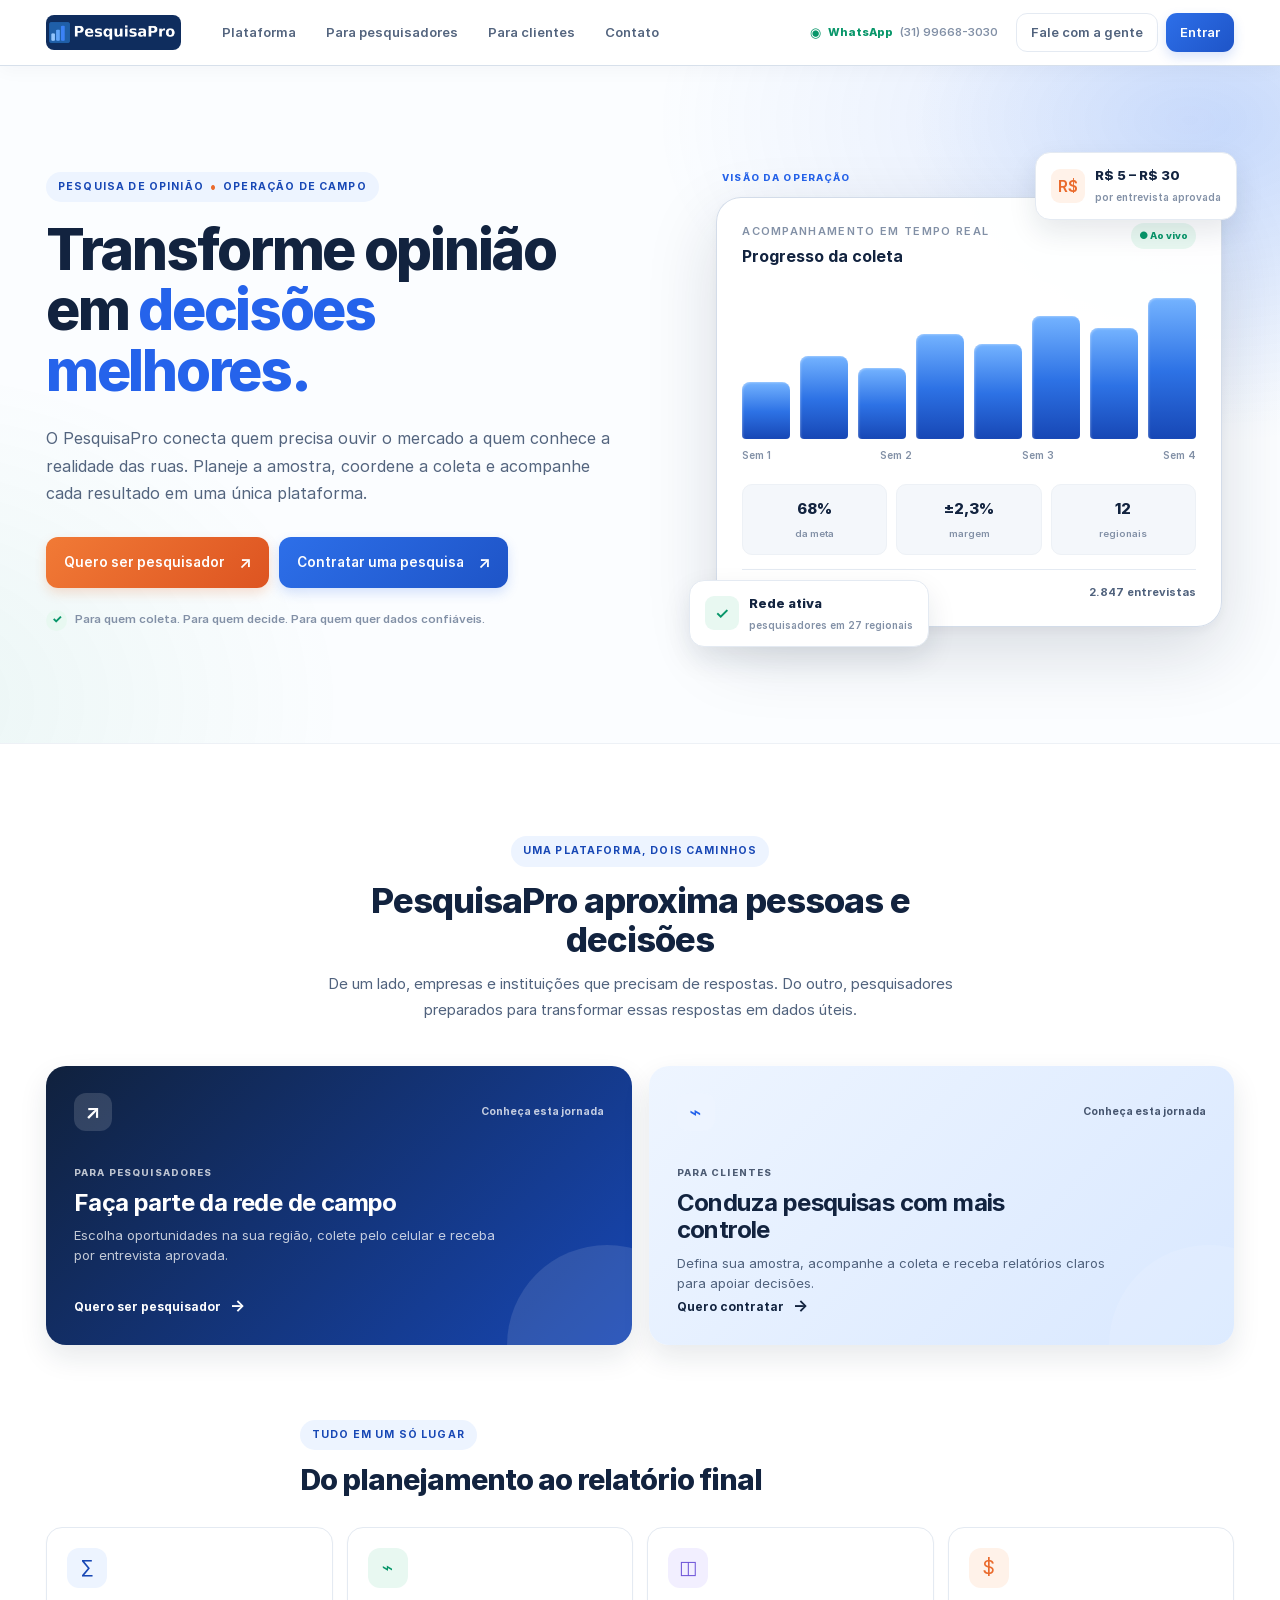
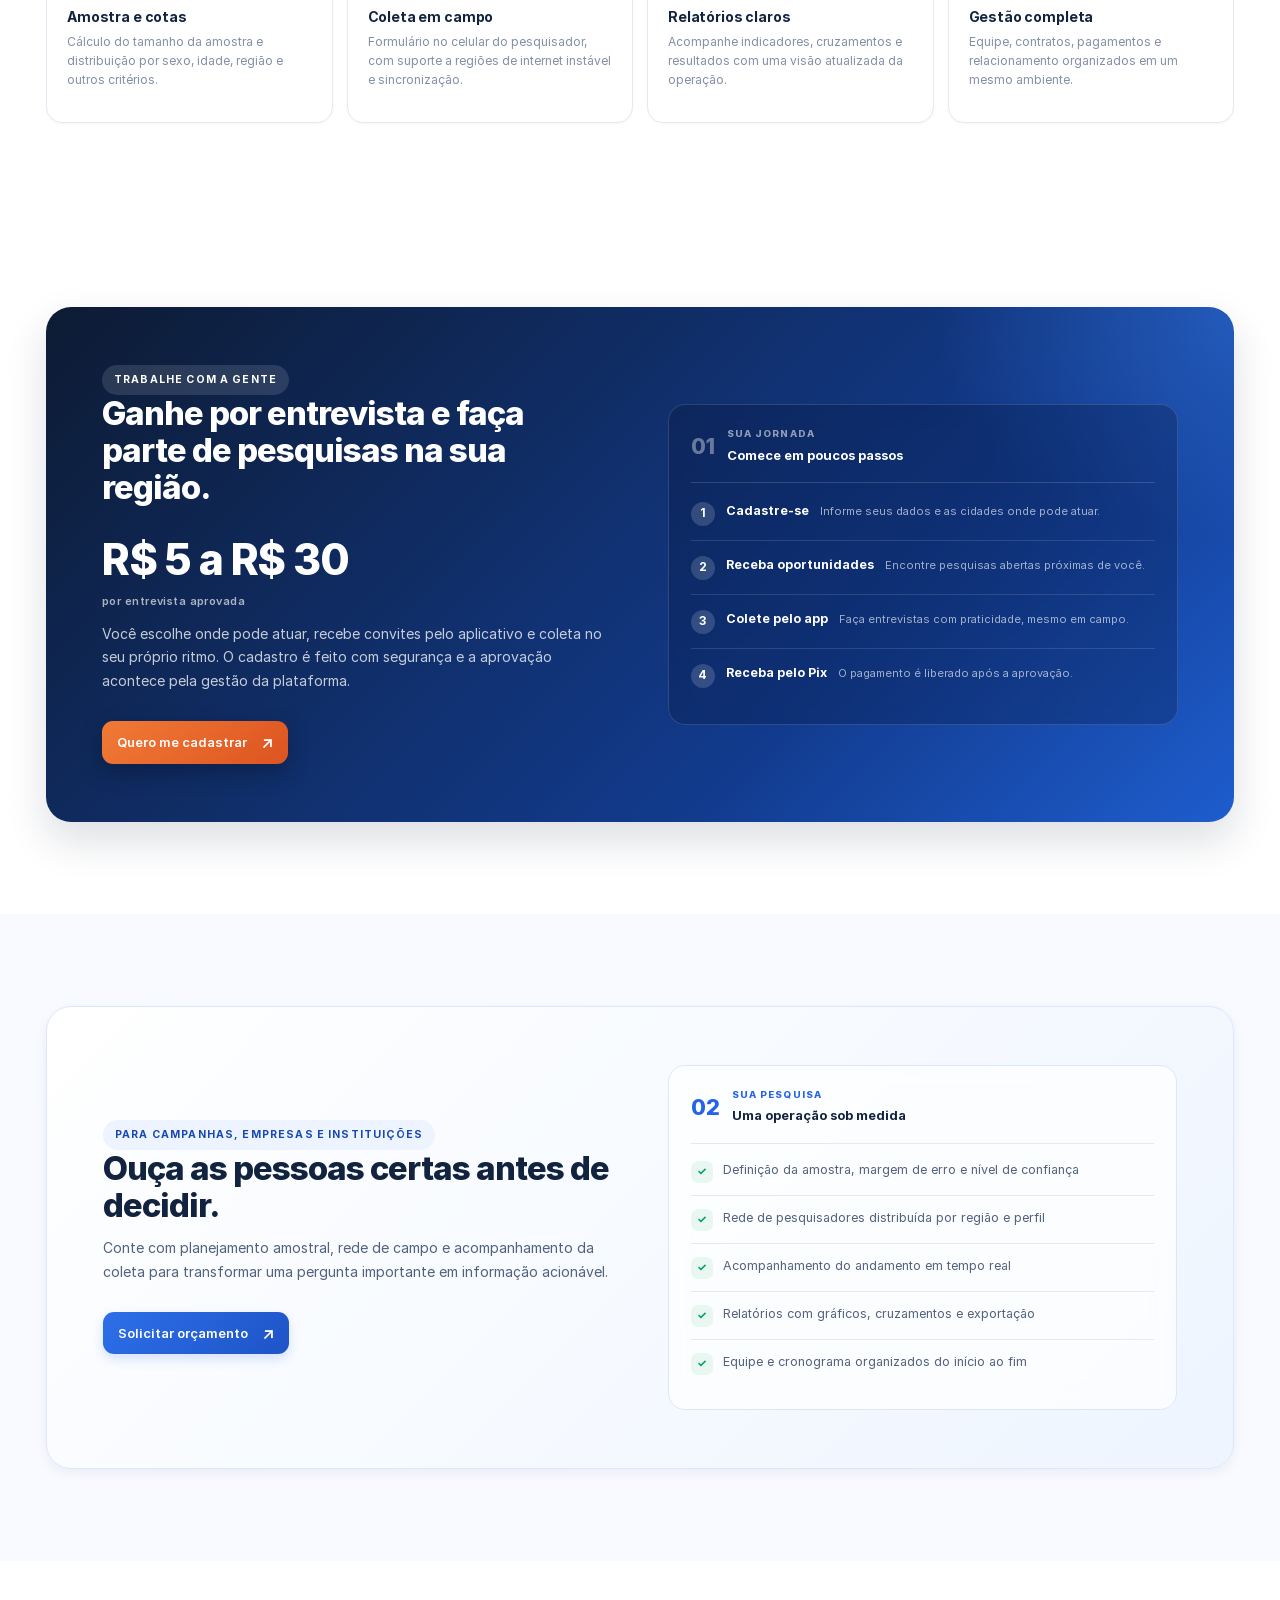
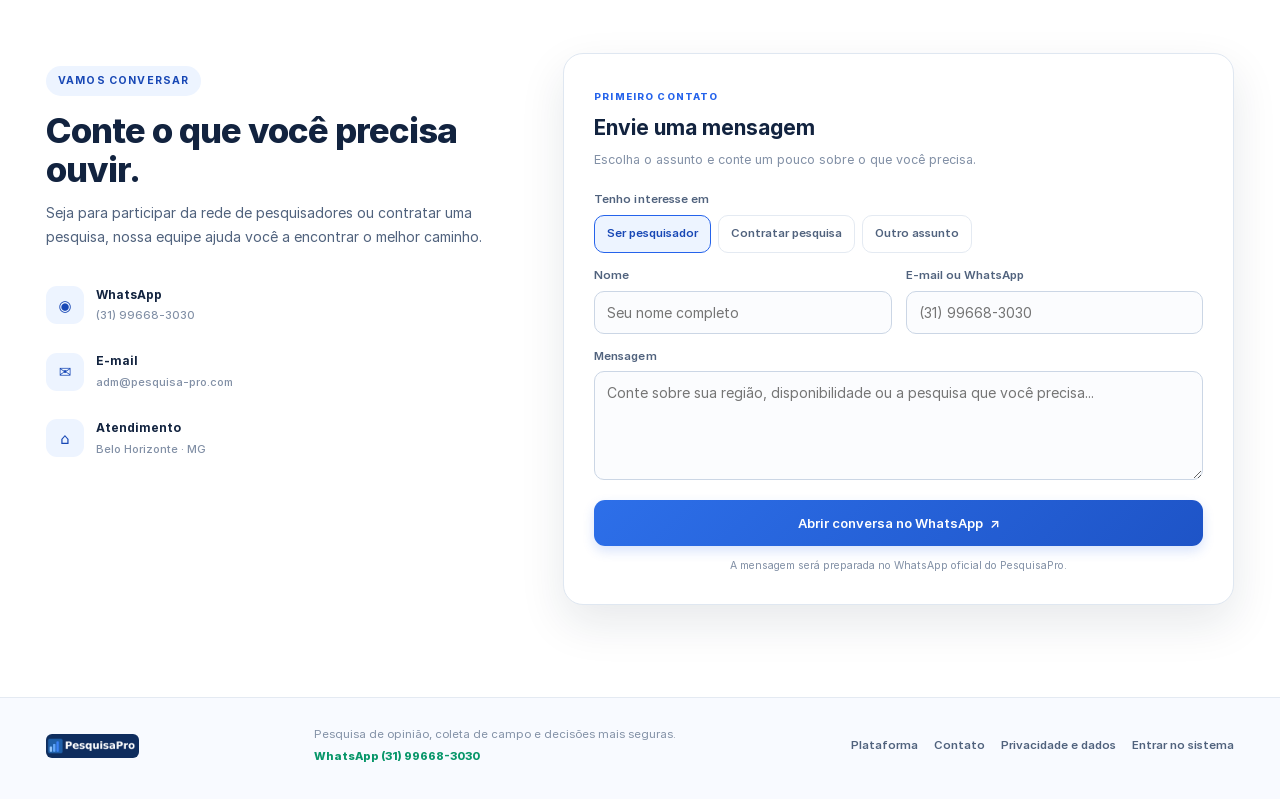
<file: index.html>
<!DOCTYPE html>
<html lang="pt-BR">
<head>
<meta charset="UTF-8">
<meta name="viewport" content="width=device-width, initial-scale=1.0">
<title>PesquisaPro | Pesquisa de opinião e rede de campo</title>
<meta name="description" content="PesquisaPro conecta clientes a uma rede de pesquisadores de campo para planejar, coletar e acompanhar pesquisas de opinião com mais agilidade e controle.">
<link rel="icon" type="image/png" sizes="64x64" href="assets/favicon-64.png">
<link rel="icon" type="image/png" sizes="32x32" href="assets/favicon-32.png">
<link rel="apple-touch-icon" href="assets/icon-512.png">
<link rel="stylesheet" href="style.css?v=20260903100000">
</head>
<body class="lp">

<header class="lp-header">
  <div class="lp-header-in">
    <a href="#top" class="lp-logo-link"><img src="assets/logo-wide.png" alt="PesquisaPro"></a>
    <nav class="lp-nav" aria-label="Navegação principal">
      <a href="#sobre">Plataforma</a>
      <a href="#pesquisador">Para pesquisadores</a>
      <a href="#contratar">Para clientes</a>
      <a href="#contato">Contato</a>
    </nav>
    <div class="lp-header-spacer"></div>
    <div class="lp-header-actions">
      <a href="https://wa.me/5531996683030?text=Ol%C3%A1%2C%20quero%20conhecer%20o%20PesquisaPro." class="lp-header-whatsapp" target="_blank" rel="noopener">WhatsApp <span>(31) 99668-3030</span></a>
      <a href="#contato" class="btn btn-out">Fale com a gente</a>
      <a href="app.html" class="btn btn-fill">Entrar</a>
    </div>
  </div>
</header>

<div id="top"></div>

<section class="lp-hero">
  <div class="lp-hero-glow"></div>
  <div class="lp-main">
    <div class="lp-hero-grid">
      <div class="lp-hero-copy">
        <span class="lp-eyebrow">Pesquisa de opinião <i>•</i> operação de campo</span>
        <h1>Transforme opinião em <span>decisões melhores.</span></h1>
        <p class="lp-hero-sub">O PesquisaPro conecta quem precisa ouvir o mercado a quem conhece a realidade das ruas. Planeje a amostra, coordene a coleta e acompanhe cada resultado em uma única plataforma.</p>
        <div class="lp-hero-ctas">
          <a href="#pesquisador" class="btn btn-accent">Quero ser pesquisador <span>↗</span></a>
          <a href="#contratar" class="btn btn-fill">Contratar uma pesquisa <span>↗</span></a>
        </div>
        <div class="lp-hero-note"><span>✓</span> Para quem coleta. Para quem decide. Para quem quer dados confiáveis.</div>
      </div>

      <div class="lp-hero-visual">
        <div class="lp-hero-visual-label"><span>VISÃO DA OPERAÇÃO</span><b>Pesquisa em campo</b></div>
        <div class="lp-hero-card">
          <div class="lp-hc-top">
            <div><span class="lp-card-kicker">ACOMPANHAMENTO EM TEMPO REAL</span><b>Progresso da coleta</b></div>
            <span class="lp-live">● Ao vivo</span>
          </div>
          <div class="lp-mini-bars" aria-label="Gráfico ilustrativo de progresso semanal">
            <span style="height:38%"></span><span style="height:55%"></span><span style="height:47%"></span>
            <span style="height:70%"></span><span style="height:63%"></span><span style="height:82%"></span>
            <span style="height:74%"></span><span style="height:94%"></span>
          </div>
          <div class="lp-mini-caps"><span>Sem 1</span><span>Sem 2</span><span>Sem 3</span><span>Sem 4</span></div>
          <div class="lp-hc-stats">
            <div class="lp-hc-stat"><b>68%</b><span>da meta</span></div>
            <div class="lp-hc-stat"><b>±2,3%</b><span>margem</span></div>
            <div class="lp-hc-stat"><b>12</b><span>regionais</span></div>
          </div>
          <div class="lp-hc-footer"><span><i class="lp-status-dot"></i> Coleta em andamento</span><b>2.847 entrevistas</b></div>
        </div>
        <div class="lp-float-badge lp-fb-1">
          <span class="fb-ico" style="background:var(--accent-l);color:var(--accent)">R$</span>
          <div><b>R$ 5 – R$ 30</b><span>por entrevista aprovada</span></div>
        </div>
        <div class="lp-float-badge lp-fb-2">
          <span class="fb-ico" style="background:var(--teal-l);color:var(--teal)">✓</span>
          <div><b>Rede ativa</b><span>pesquisadores em 27 regionais</span></div>
        </div>
      </div>
    </div>
  </div>
</section>

<section class="lp-section lp-section-audiences" id="sobre">
  <div class="lp-main">
    <div class="lp-section-head">
      <span class="lp-eyebrow">Uma plataforma, dois caminhos</span>
      <h2>PesquisaPro aproxima pessoas e decisões</h2>
      <p>De um lado, empresas e instituições que precisam de respostas. Do outro, pesquisadores preparados para transformar essas respostas em dados úteis.</p>
    </div>

    <div class="lp-audience-grid">
      <a href="#pesquisador" class="lp-audience-card lp-audience-researcher">
        <div class="lp-audience-top"><span class="lp-audience-icon">↗</span><span class="lp-audience-link">Conheça esta jornada</span></div>
        <span class="lp-audience-kicker">PARA PESQUISADORES</span>
        <h3>Faça parte da rede de campo</h3>
        <p>Escolha oportunidades na sua região, colete pelo celular e receba por entrevista aprovada.</p>
        <strong>Quero ser pesquisador <span>→</span></strong>
      </a>
      <a href="#contratar" class="lp-audience-card lp-audience-client">
        <div class="lp-audience-top"><span class="lp-audience-icon">⌁</span><span class="lp-audience-link">Conheça esta jornada</span></div>
        <span class="lp-audience-kicker">PARA CLIENTES</span>
        <h3>Conduza pesquisas com mais controle</h3>
        <p>Defina sua amostra, acompanhe a coleta e receba relatórios claros para apoiar decisões.</p>
        <strong>Quero contratar <span>→</span></strong>
      </a>
    </div>

    <div class="lp-section-head lp-section-head-features">
      <span class="lp-eyebrow">Tudo em um só lugar</span>
      <h2>Do planejamento ao relatório final</h2>
    </div>
    <div class="lp-feat-grid">
      <div class="lp-feat-card"><div class="lp-feat-ico" style="background:var(--brand-l);color:var(--brand-d)">∑</div><h3>Amostra e cotas</h3><p>Cálculo do tamanho da amostra e distribuição por sexo, idade, região e outros critérios.</p></div>
      <div class="lp-feat-card"><div class="lp-feat-ico" style="background:var(--teal-l);color:var(--teal)">⌁</div><h3>Coleta em campo</h3><p>Formulário no celular do pesquisador, com suporte a regiões de internet instável e sincronização.</p></div>
      <div class="lp-feat-card"><div class="lp-feat-ico" style="background:var(--purple-l);color:var(--purple)">◫</div><h3>Relatórios claros</h3><p>Acompanhe indicadores, cruzamentos e resultados com uma visão atualizada da operação.</p></div>
      <div class="lp-feat-card"><div class="lp-feat-ico" style="background:var(--accent-l);color:var(--accent)">$</div><h3>Gestão completa</h3><p>Equipe, contratos, pagamentos e relacionamento organizados em um mesmo ambiente.</p></div>
    </div>
  </div>
</section>

<section class="lp-section" id="pesquisador">
  <div class="lp-main">
    <div class="lp-band lp-band-dark lp-band-researcher">
      <div class="lp-band-grid">
        <div>
          <span class="lp-eyebrow lp-eyebrow-inverse">Trabalhe com a gente</span>
          <h2>Ganhe por entrevista e faça parte de pesquisas na sua região.</h2>
          <div class="lp-earn">R$ 5 a R$ 30</div>
          <div class="lp-earn-note">por entrevista aprovada</div>
          <p>Você escolhe onde pode atuar, recebe convites pelo aplicativo e coleta no seu próprio ritmo. O cadastro é feito com segurança e a aprovação acontece pela gestão da plataforma.</p>
          <a href="#contato" class="btn btn-accent">Quero me cadastrar <span>↗</span></a>
        </div>
        <div class="lp-band-panel">
          <div class="lp-panel-heading"><span class="lp-panel-number">01</span><div><span class="lp-panel-kicker">SUA JORNADA</span><b>Comece em poucos passos</b></div></div>
          <ol class="lp-steps">
            <li><b>Cadastre-se</b><span>Informe seus dados e as cidades onde pode atuar.</span></li>
            <li><b>Receba oportunidades</b><span>Encontre pesquisas abertas próximas de você.</span></li>
            <li><b>Colete pelo app</b><span>Faça entrevistas com praticidade, mesmo em campo.</span></li>
            <li><b>Receba pelo Pix</b><span>O pagamento é liberado após a aprovação.</span></li>
          </ol>
        </div>
      </div>
    </div>
  </div>
</section>

<section class="lp-section lp-section-client" id="contratar">
  <div class="lp-main">
    <div class="lp-band lp-band-light lp-band-client">
      <div class="lp-band-grid">
        <div>
          <span class="lp-eyebrow">Para campanhas, empresas e instituições</span>
          <h2>Ouça as pessoas certas antes de decidir.</h2>
          <p>Conte com planejamento amostral, rede de campo e acompanhamento da coleta para transformar uma pergunta importante em informação acionável.</p>
          <a href="#contato" class="btn btn-fill">Solicitar orçamento <span>↗</span></a>
        </div>
        <div class="lp-band-panel lp-band-panel-light">
          <div class="lp-panel-heading"><span class="lp-panel-number">02</span><div><span class="lp-panel-kicker">SUA PESQUISA</span><b>Uma operação sob medida</b></div></div>
          <ul class="lp-check-list">
            <li>Definição da amostra, margem de erro e nível de confiança</li>
            <li>Rede de pesquisadores distribuída por região e perfil</li>
            <li>Acompanhamento do andamento em tempo real</li>
            <li>Relatórios com gráficos, cruzamentos e exportação</li>
            <li>Equipe e cronograma organizados do início ao fim</li>
          </ul>
        </div>
      </div>
    </div>
  </div>
</section>

<section class="lp-section lp-section-contact" id="contato">
  <div class="lp-main">
    <div class="lp-contact-wrap">
      <div class="lp-contact-side">
        <span class="lp-eyebrow">Vamos conversar</span>
        <h2>Conte o que você precisa ouvir.</h2>
        <p>Seja para participar da rede de pesquisadores ou contratar uma pesquisa, nossa equipe ajuda você a encontrar o melhor caminho.</p>
        <div class="lp-contact-info">
          <a class="lp-contact-info-item" href="https://wa.me/5531996683030?text=Ol%C3%A1%2C%20quero%20falar%20com%20o%20PesquisaPro." target="_blank" rel="noopener"><span class="ci-ico">◉</span><span><b>WhatsApp</b><small>(31) 99668-3030</small></span></a>
          <a class="lp-contact-info-item" href="mailto:adm@pesquisa-pro.com"><span class="ci-ico">✉</span><span><b>E-mail</b><small>adm@pesquisa-pro.com</small></span></a>
          <div class="lp-contact-info-item"><span class="ci-ico">⌂</span><span><b>Atendimento</b><small>Belo Horizonte · MG</small></span></div>
        </div>
      </div>

      <div>
        <form class="lp-form-card" id="lpForm" onsubmit="return lpSubmit(event)">
          <span class="lp-form-kicker">PRIMEIRO CONTATO</span>
          <h3>Envie uma mensagem</h3>
          <p class="lp-form-intro">Escolha o assunto e conte um pouco sobre o que você precisa.</p>
          <div class="mb">
            <label class="lbl">Tenho interesse em</label>
            <div class="lp-radio-row" id="lpRadioRow">
              <label class="lp-radio-opt on"><input type="radio" name="lpInterest" value="pesquisador" checked>Ser pesquisador</label>
              <label class="lp-radio-opt"><input type="radio" name="lpInterest" value="cliente">Contratar pesquisa</label>
              <label class="lp-radio-opt"><input type="radio" name="lpInterest" value="outro">Outro assunto</label>
            </div>
          </div>
          <div class="field-row mb">
            <div><label class="lbl">Nome</label><input class="inp" type="text" placeholder="Seu nome completo" required></div>
            <div><label class="lbl">E-mail ou WhatsApp</label><input class="inp" type="text" placeholder="(31) 99668-3030" required></div>
          </div>
          <div class="mb"><label class="lbl">Mensagem</label><textarea class="inp" rows="4" placeholder="Conte sobre sua região, disponibilidade ou a pesquisa que você precisa..."></textarea></div>
          <button type="submit" class="btn btn-fill lp-form-submit">Abrir conversa no WhatsApp <span>↗</span></button>
          <p class="lp-form-note">A mensagem será preparada no WhatsApp oficial do PesquisaPro.</p>
        </form>
        <div class="lp-form-card lp-success" id="lpSuccess">
          <div class="ls-ico">✓</div>
          <h3>Mensagem preparada</h3>
          <p id="lpSuccessText">O WhatsApp foi aberto com os dados preenchidos. Conclua o envio por lá para falar com nossa equipe.</p>
          <button class="btn btn-out" style="margin-top:18px" onclick="lpReset()">Enviar outra mensagem</button>
        </div>
      </div>
    </div>
  </div>
</section>

<footer class="lp-footer">
  <div class="lp-main lp-footer-in">
    <img src="assets/logo-wide.png" alt="PesquisaPro">
    <div class="lp-footer-center"><span class="lp-footer-note">Pesquisa de opinião, coleta de campo e decisões mais seguras.</span><a href="https://wa.me/5531996683030" target="_blank" rel="noopener">WhatsApp (31) 99668-3030</a></div>
    <div class="lp-footer-links"><a href="#sobre">Plataforma</a><a href="#contato">Contato</a><a href="politica-privacidade.html">Privacidade e dados</a><a href="app.html">Entrar no sistema</a></div>
  </div>
</footer>

<script>
function setLpInterest(val){
  document.querySelectorAll('input[name="lpInterest"]').forEach(r=>{
    r.checked=(r.value===val);
    r.closest('.lp-radio-opt').classList.toggle('on',r.checked);
  });
  document.getElementById('contato').scrollIntoView({behavior:'smooth',block:'start'});
}
document.querySelectorAll('.lp-radio-opt').forEach(lbl=>{
  lbl.addEventListener('click',()=>{
    document.querySelectorAll('.lp-radio-opt').forEach(x=>x.classList.remove('on'));
    lbl.classList.add('on');
  });
});
function lpSubmit(e){
  e.preventDefault();
  const form=e.currentTarget;
  const inputs=form.querySelectorAll('input[type="text"]');
  const name=(inputs[0]?.value||'').trim();
  const contact=(inputs[1]?.value||'').trim();
  const interest=form.querySelector('input[name="lpInterest"]:checked')?.value||'outro';
  const message=(form.querySelector('textarea')?.value||'').trim();
  const interestLabel={pesquisador:'ser pesquisador',cliente:'contratar uma pesquisa',outro:'outro assunto'}[interest]||'outro assunto';
  const text=['Olá, equipe PesquisaPro!','Tenho interesse em '+interestLabel+'.','Nome: '+name,'Contato: '+contact,message?'Mensagem: '+message:''].filter(Boolean).join('\n');
  const whatsappUrl='https://wa.me/5531996683030?text='+encodeURIComponent(text);
  const popup=window.open(whatsappUrl,'_blank','noopener');
  const success=document.getElementById('lpSuccessText');
  if(success)success.textContent=popup?'O WhatsApp foi aberto com os dados preenchidos. Conclua o envio por lá para falar com nossa equipe.':'O navegador bloqueou a abertura automática. Acesse o WhatsApp oficial do PesquisaPro pelo número (31) 99668-3030.';
  form.style.display='none';
  document.getElementById('lpSuccess').style.display='block';
  document.getElementById('lpSuccess').scrollIntoView({behavior:'smooth',block:'center'});
  return false;
}
function lpReset(){
  document.getElementById('lpForm').reset();
  document.querySelectorAll('.lp-radio-opt').forEach((x,i)=>x.classList.toggle('on',i===0));
  document.getElementById('lpForm').style.display='block';
  document.getElementById('lpSuccess').style.display='none';
}
</script>
</body>
</html>
</file>
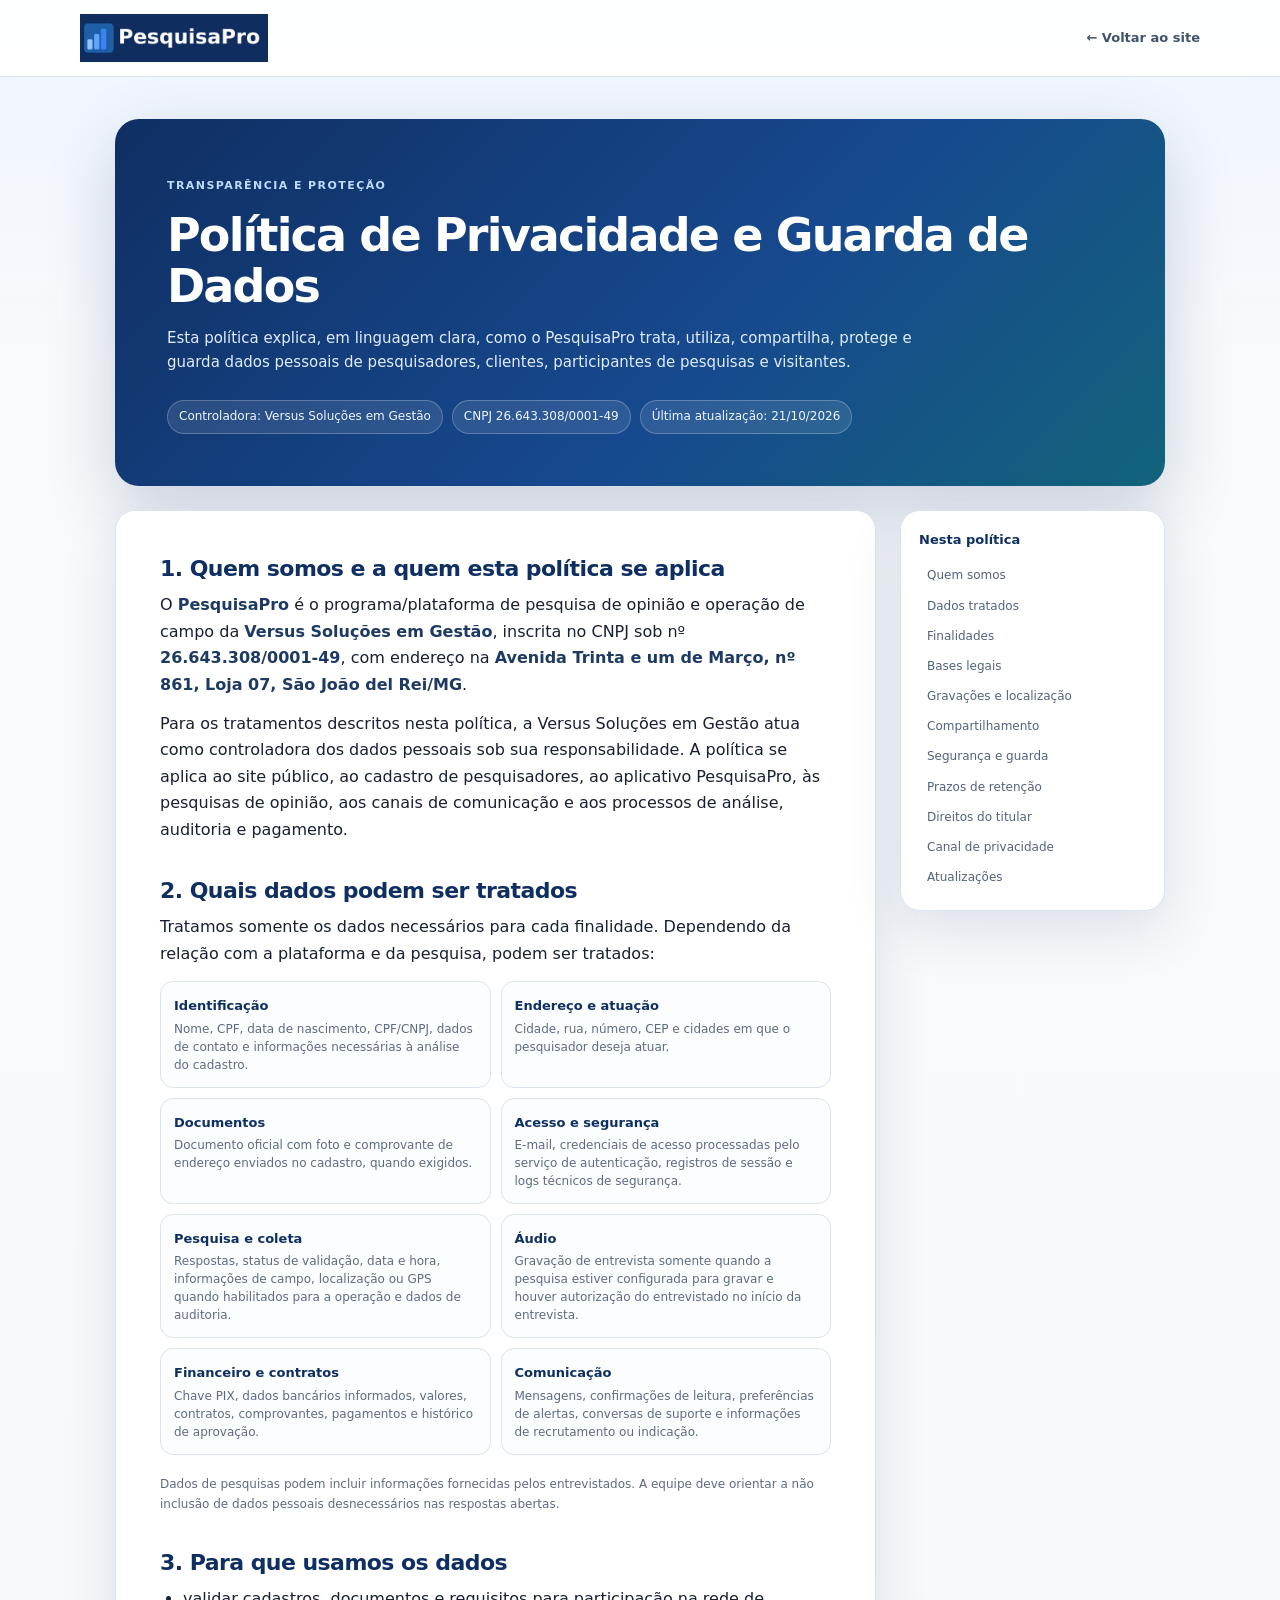
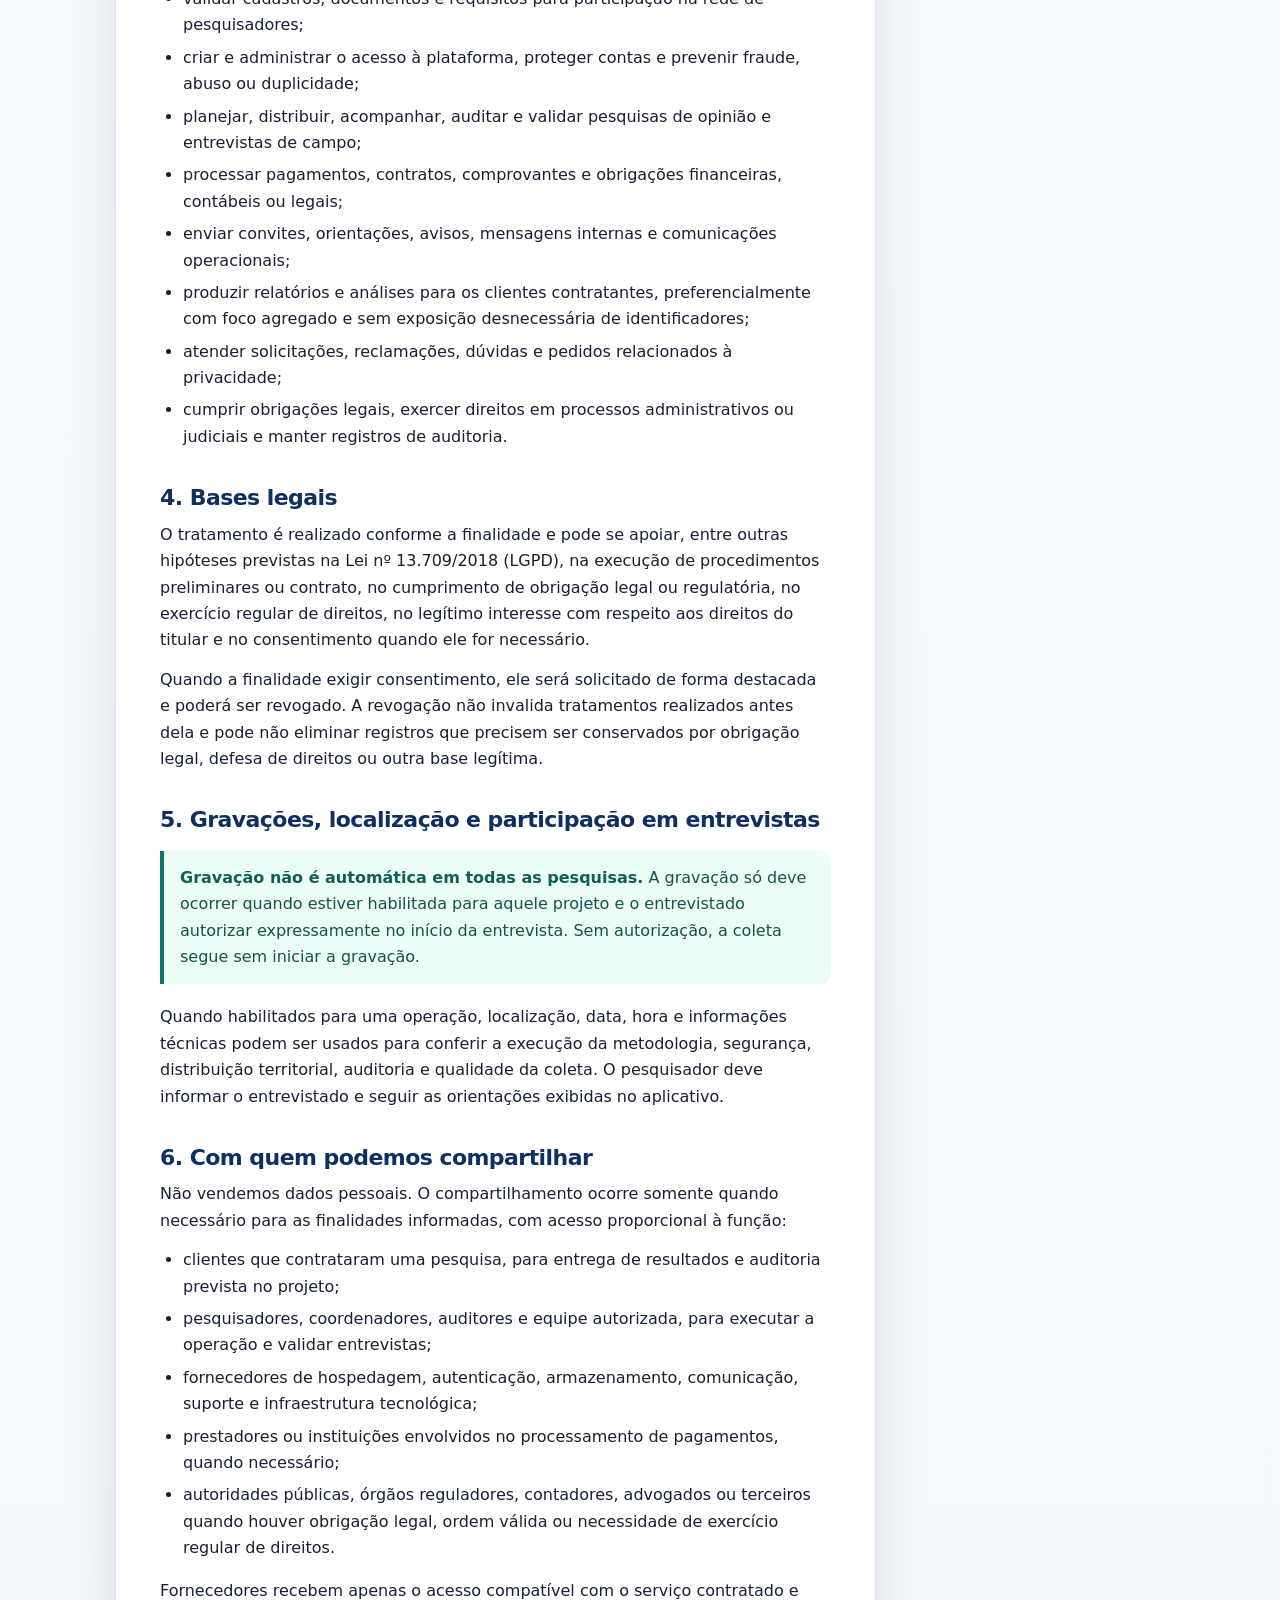
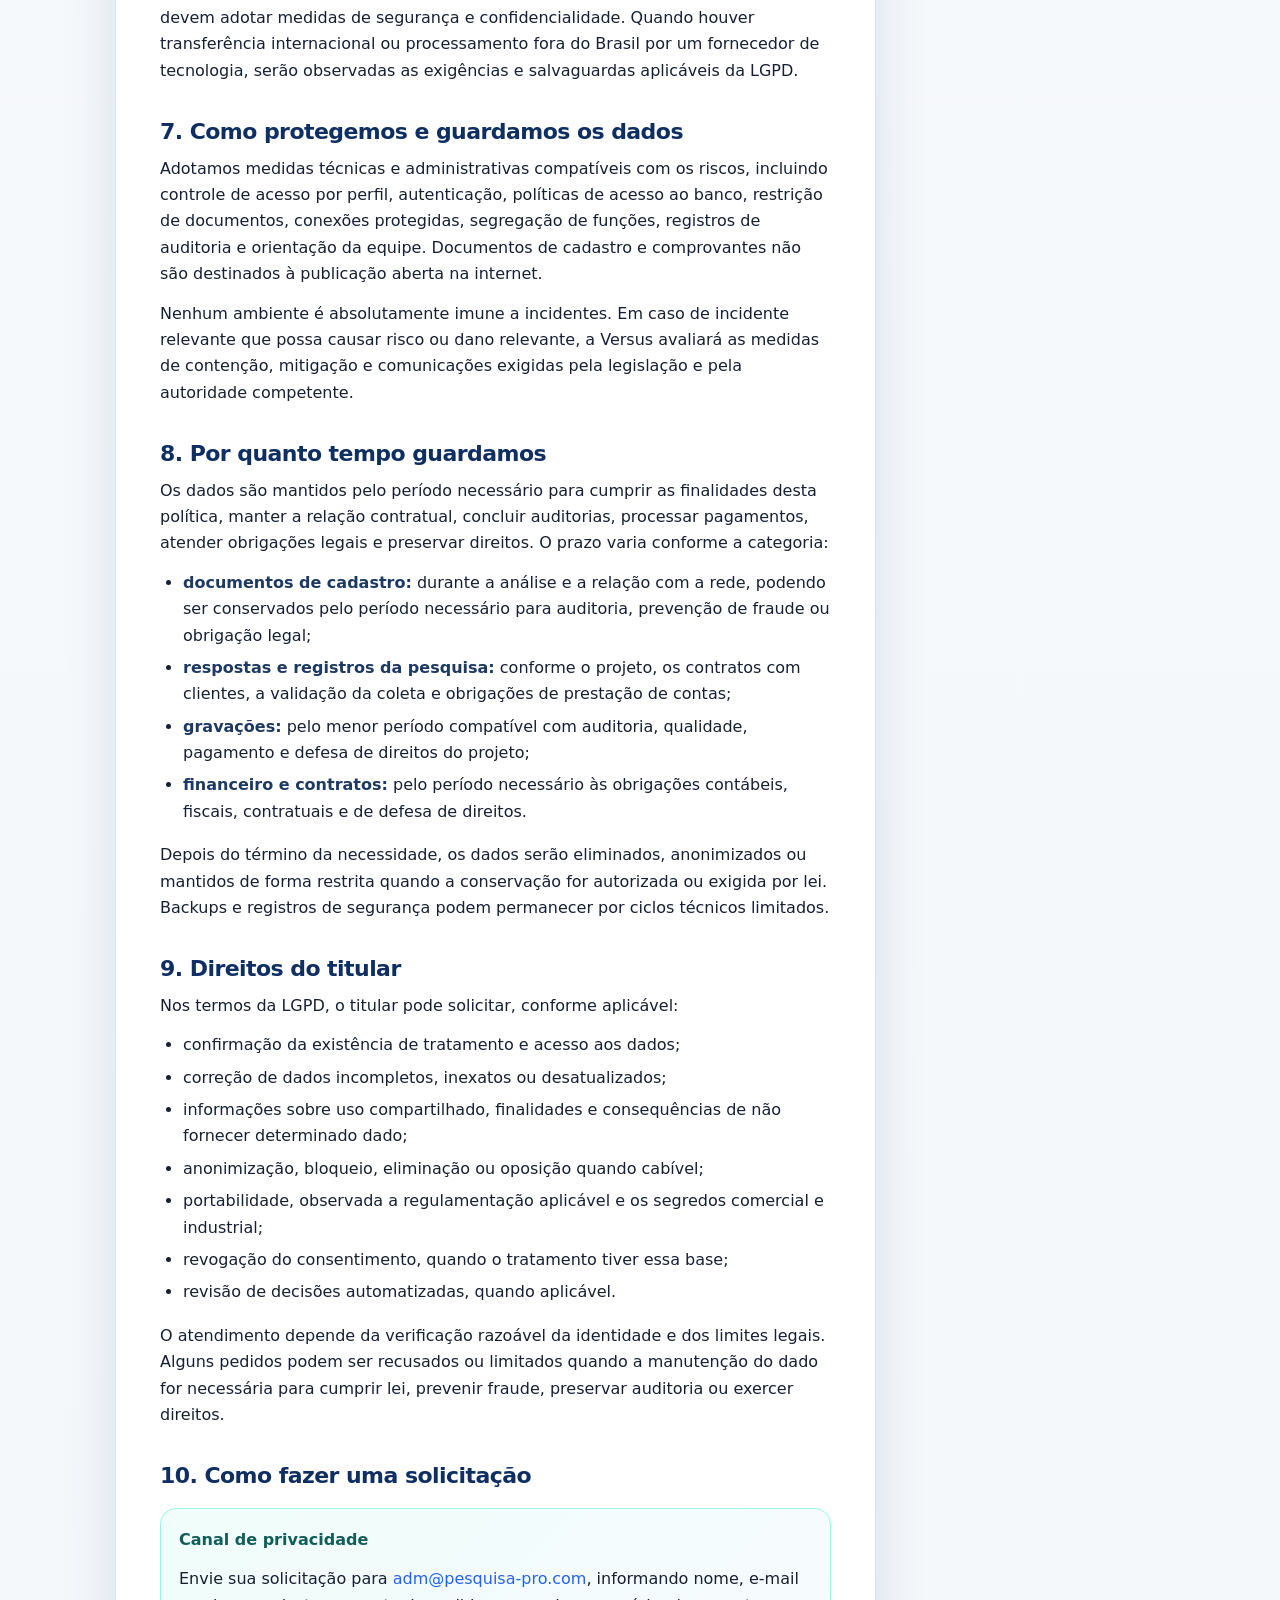
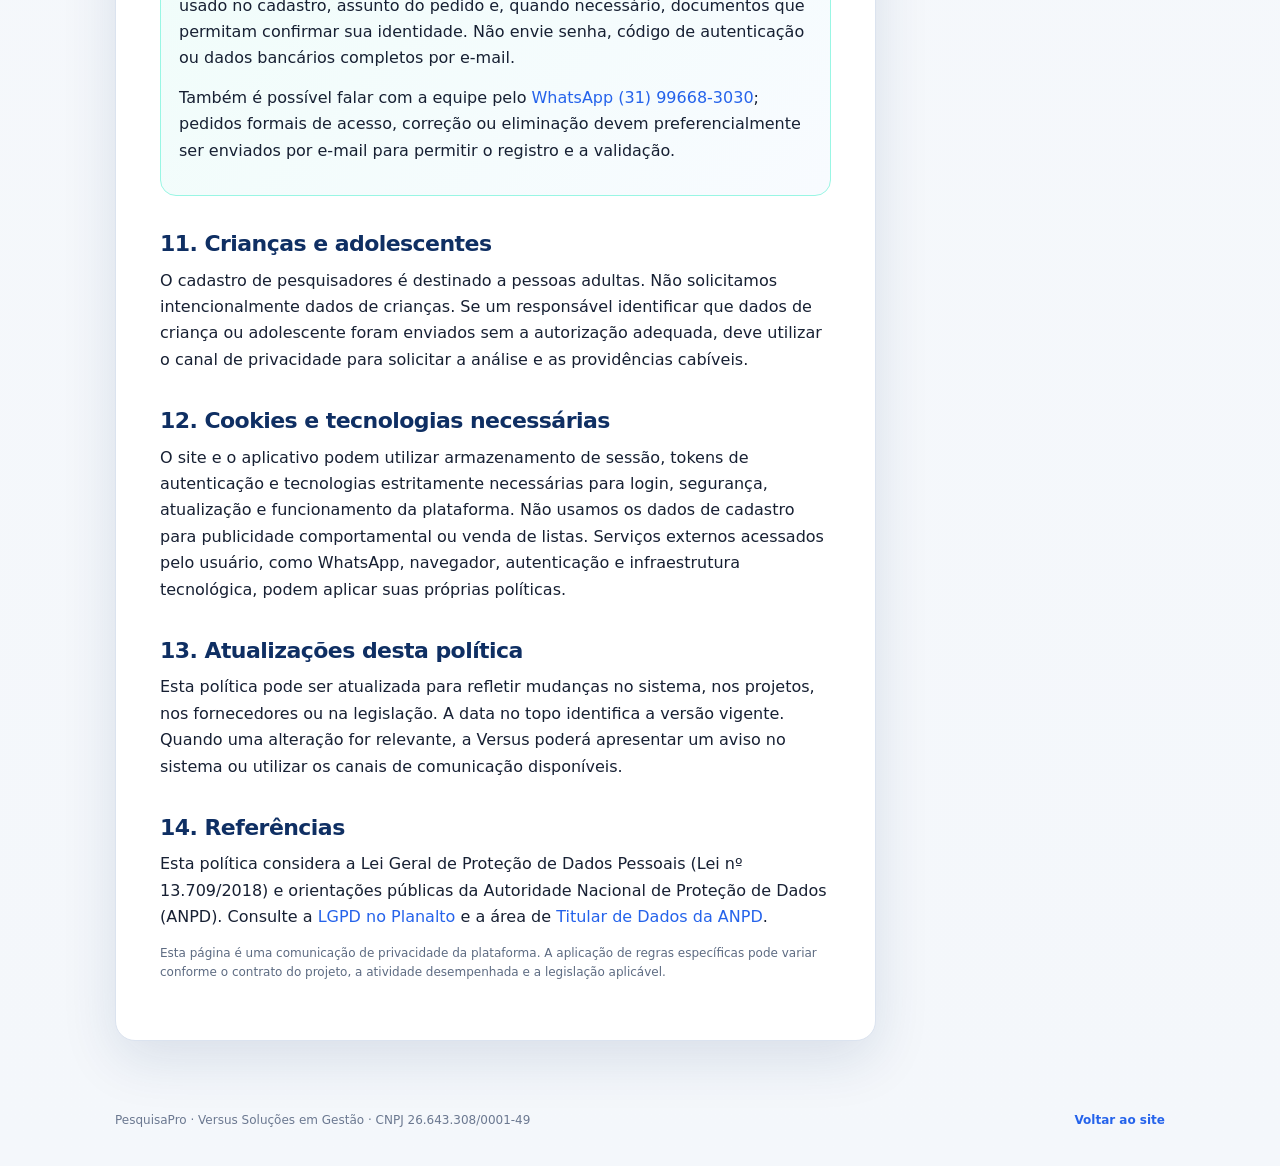
<file: politica-privacidade.html>
<!doctype html>
<html lang="pt-BR">
<head>
  <meta charset="utf-8">
  <meta name="viewport" content="width=device-width, initial-scale=1">
  <meta name="theme-color" content="#0f2f63">
  <meta name="description" content="Política de Privacidade e Guarda de Dados do PesquisaPro, programa da Versus Soluções em Gestão.">
  <title>Política de Privacidade — PesquisaPro</title>
  <link rel="icon" type="image/png" sizes="64x64" href="assets/favicon-64.png">
  <style>
    :root{--navy:#0f2f63;--navy-2:#153e7e;--blue:#2563eb;--teal:#0f766e;--ink:#172033;--muted:#5d6b82;--line:#dbe3ef;--paper:#fff;--bg:#f4f7fb;--soft:#eef5ff;--soft-teal:#ecfdf5;--shadow:0 18px 55px rgba(15,47,99,.12)}
    *{box-sizing:border-box}
    html{scroll-behavior:smooth}
    body{margin:0;background:linear-gradient(180deg,#eef5ff 0,#f8fafc 360px,var(--bg) 100%);color:var(--ink);font-family:Inter,Segoe UI,system-ui,-apple-system,BlinkMacSystemFont,"Helvetica Neue",Arial,sans-serif;line-height:1.65;-webkit-font-smoothing:antialiased}
    a{color:var(--blue);text-decoration:none}
    a:hover{text-decoration:underline}
    .pp-skip{position:absolute;left:-9999px;top:auto}.pp-skip:focus{left:16px;top:16px;z-index:10;background:#fff;padding:10px 14px;border-radius:8px;box-shadow:var(--shadow)}
    .pp-header{background:rgba(255,255,255,.94);border-bottom:1px solid rgba(148,163,184,.3);backdrop-filter:blur(12px);position:sticky;top:0;z-index:5}
    .pp-header-inner{width:min(1120px,calc(100% - 36px));min-height:76px;margin:0 auto;display:flex;align-items:center;gap:20px}
    .pp-logo{display:block}.pp-logo img{width:188px;max-width:56vw;height:auto;display:block}.pp-spacer{flex:1}.pp-back{font-size:13px;font-weight:700;color:#41526c}.pp-back:hover{color:var(--blue)}
    .pp-main{width:min(1050px,calc(100% - 36px));margin:42px auto 70px}
    .pp-hero{background:linear-gradient(135deg,#0f2f63 0%,#17498e 58%,#0f766e 130%);color:#fff;border-radius:24px;padding:clamp(28px,5vw,52px);box-shadow:0 24px 70px rgba(15,47,99,.2);margin-bottom:24px}
    .pp-kicker{font-size:11px;font-weight:800;letter-spacing:.13em;text-transform:uppercase;color:#bfdbfe}.pp-hero h1{font-size:clamp(28px,5vw,46px);line-height:1.1;letter-spacing:-.04em;margin:13px 0 14px}.pp-hero p{max-width:760px;color:#e0ecff;margin:0;font-size:15px}.pp-meta{display:flex;flex-wrap:wrap;gap:9px;margin-top:25px}.pp-meta span{border:1px solid rgba(255,255,255,.24);background:rgba(255,255,255,.1);border-radius:999px;padding:6px 11px;font-size:12px;color:#eef6ff}
    .pp-grid{display:grid;grid-template-columns:minmax(0,1fr) 265px;gap:24px;align-items:start}.pp-content,.pp-nav{background:var(--paper);border:1px solid var(--line);border-radius:20px;box-shadow:var(--shadow)}
    .pp-content{padding:clamp(24px,4vw,44px)}.pp-content h2{font-size:22px;line-height:1.25;letter-spacing:-.025em;color:var(--navy);margin:34px 0 10px}.pp-content h2:first-child{margin-top:0}.pp-content h3{font-size:16px;line-height:1.35;color:var(--navy);margin:24px 0 7px}.pp-content p{margin:0 0 13px}.pp-content ul,.pp-content ol{margin:7px 0 17px;padding-left:23px}.pp-content li{margin:6px 0}.pp-content strong{color:#1e3a63}.pp-note{border-left:4px solid var(--teal);background:var(--soft-teal);border-radius:0 12px 12px 0;padding:14px 16px;margin:17px 0 20px;color:#14534d}.pp-note strong{color:#115e59}.pp-list-card{display:grid;grid-template-columns:repeat(2,minmax(0,1fr));gap:10px;margin:14px 0 20px}.pp-item{border:1px solid var(--line);border-radius:13px;background:#fbfdff;padding:13px}.pp-item b{display:block;color:var(--navy);font-size:13px;margin-bottom:3px}.pp-item span{display:block;color:var(--muted);font-size:12px;line-height:1.5}.pp-callout{border:1px solid #bfdbfe;background:var(--soft);border-radius:14px;padding:16px;margin:18px 0}.pp-callout p:last-child{margin-bottom:0}.pp-contact{border:1px solid #99f6e4;background:linear-gradient(135deg,#f0fdfa,#f8fbff);border-radius:16px;padding:18px;margin-top:18px}.pp-contact b{color:#115e59}.pp-small{font-size:12px;color:var(--muted)}
    .pp-nav{position:sticky;top:98px;padding:18px}.pp-nav strong{display:block;color:var(--navy);font-size:13px;margin-bottom:10px}.pp-nav a{display:block;color:#52637d;border-radius:8px;padding:7px 8px;font-size:12px;line-height:1.35}.pp-nav a:hover{background:var(--soft);color:var(--blue);text-decoration:none}.pp-footer{width:min(1050px,calc(100% - 36px));margin:0 auto 35px;color:#6b7890;font-size:12px;display:flex;justify-content:space-between;gap:15px;flex-wrap:wrap}.pp-footer a{font-weight:700}
    @media(max-width:820px){.pp-grid{grid-template-columns:1fr}.pp-nav{position:static;order:-1;display:flex;flex-wrap:wrap;gap:5px 8px;align-items:center}.pp-nav strong{width:100%;margin-bottom:3px}.pp-nav a{padding:6px 7px}.pp-list-card{grid-template-columns:1fr}}
    @media(max-width:560px){.pp-header-inner,.pp-main,.pp-footer{width:min(100% - 24px,1050px)}.pp-header-inner{min-height:64px}.pp-logo img{width:164px}.pp-back{font-size:12px}.pp-main{margin-top:22px}.pp-hero{border-radius:18px;padding:25px 20px}.pp-content{padding:22px 18px;border-radius:17px}.pp-content h2{font-size:20px}.pp-footer{margin-bottom:22px}}
  </style>
</head>
<body>
  <a class="pp-skip" href="#conteudo">Ir para o conteúdo principal</a>
  <header class="pp-header">
    <div class="pp-header-inner">
      <a class="pp-logo" href="index.html" aria-label="Voltar ao site PesquisaPro"><img src="assets/logo-wide.png" alt="PesquisaPro"></a>
      <div class="pp-spacer"></div>
      <a class="pp-back" href="index.html">← Voltar ao site</a>
    </div>
  </header>

  <main id="conteudo" class="pp-main">
    <section class="pp-hero" aria-labelledby="titulo-politica">
      <span class="pp-kicker">Transparência e proteção</span>
      <h1 id="titulo-politica">Política de Privacidade e Guarda de Dados</h1>
      <p>Esta política explica, em linguagem clara, como o PesquisaPro trata, utiliza, compartilha, protege e guarda dados pessoais de pesquisadores, clientes, participantes de pesquisas e visitantes.</p>
      <div class="pp-meta"><span>Controladora: Versus Soluções em Gestão</span><span>CNPJ 26.643.308/0001-49</span><span>Última atualização: 21/10/2026</span></div>
    </section>

    <div class="pp-grid">
      <article class="pp-content">
        <h2 id="identificacao">1. Quem somos e a quem esta política se aplica</h2>
        <p>O <strong>PesquisaPro</strong> é o programa/plataforma de pesquisa de opinião e operação de campo da <strong>Versus Soluções em Gestão</strong>, inscrita no CNPJ sob nº <strong>26.643.308/0001-49</strong>, com endereço na <strong>Avenida Trinta e um de Março, nº 861, Loja 07, São João del Rei/MG</strong>.</p>
        <p>Para os tratamentos descritos nesta política, a Versus Soluções em Gestão atua como controladora dos dados pessoais sob sua responsabilidade. A política se aplica ao site público, ao cadastro de pesquisadores, ao aplicativo PesquisaPro, às pesquisas de opinião, aos canais de comunicação e aos processos de análise, auditoria e pagamento.</p>

        <h2 id="dados">2. Quais dados podem ser tratados</h2>
        <p>Tratamos somente os dados necessários para cada finalidade. Dependendo da relação com a plataforma e da pesquisa, podem ser tratados:</p>
        <div class="pp-list-card">
          <div class="pp-item"><b>Identificação</b><span>Nome, CPF, data de nascimento, CPF/CNPJ, dados de contato e informações necessárias à análise do cadastro.</span></div>
          <div class="pp-item"><b>Endereço e atuação</b><span>Cidade, rua, número, CEP e cidades em que o pesquisador deseja atuar.</span></div>
          <div class="pp-item"><b>Documentos</b><span>Documento oficial com foto e comprovante de endereço enviados no cadastro, quando exigidos.</span></div>
          <div class="pp-item"><b>Acesso e segurança</b><span>E-mail, credenciais de acesso processadas pelo serviço de autenticação, registros de sessão e logs técnicos de segurança.</span></div>
          <div class="pp-item"><b>Pesquisa e coleta</b><span>Respostas, status de validação, data e hora, informações de campo, localização ou GPS quando habilitados para a operação e dados de auditoria.</span></div>
          <div class="pp-item"><b>Áudio</b><span>Gravação de entrevista somente quando a pesquisa estiver configurada para gravar e houver autorização do entrevistado no início da entrevista.</span></div>
          <div class="pp-item"><b>Financeiro e contratos</b><span>Chave PIX, dados bancários informados, valores, contratos, comprovantes, pagamentos e histórico de aprovação.</span></div>
          <div class="pp-item"><b>Comunicação</b><span>Mensagens, confirmações de leitura, preferências de alertas, conversas de suporte e informações de recrutamento ou indicação.</span></div>
        </div>
        <p class="pp-small">Dados de pesquisas podem incluir informações fornecidas pelos entrevistados. A equipe deve orientar a não inclusão de dados pessoais desnecessários nas respostas abertas.</p>

        <h2 id="finalidades">3. Para que usamos os dados</h2>
        <ul>
          <li>validar cadastros, documentos e requisitos para participação na rede de pesquisadores;</li>
          <li>criar e administrar o acesso à plataforma, proteger contas e prevenir fraude, abuso ou duplicidade;</li>
          <li>planejar, distribuir, acompanhar, auditar e validar pesquisas de opinião e entrevistas de campo;</li>
          <li>processar pagamentos, contratos, comprovantes e obrigações financeiras, contábeis ou legais;</li>
          <li>enviar convites, orientações, avisos, mensagens internas e comunicações operacionais;</li>
          <li>produzir relatórios e análises para os clientes contratantes, preferencialmente com foco agregado e sem exposição desnecessária de identificadores;</li>
          <li>atender solicitações, reclamações, dúvidas e pedidos relacionados à privacidade;</li>
          <li>cumprir obrigações legais, exercer direitos em processos administrativos ou judiciais e manter registros de auditoria.</li>
        </ul>

        <h2 id="bases">4. Bases legais</h2>
        <p>O tratamento é realizado conforme a finalidade e pode se apoiar, entre outras hipóteses previstas na Lei nº 13.709/2018 (LGPD), na execução de procedimentos preliminares ou contrato, no cumprimento de obrigação legal ou regulatória, no exercício regular de direitos, no legítimo interesse com respeito aos direitos do titular e no consentimento quando ele for necessário.</p>
        <p>Quando a finalidade exigir consentimento, ele será solicitado de forma destacada e poderá ser revogado. A revogação não invalida tratamentos realizados antes dela e pode não eliminar registros que precisem ser conservados por obrigação legal, defesa de direitos ou outra base legítima.</p>

        <h2 id="audio-gps">5. Gravações, localização e participação em entrevistas</h2>
        <div class="pp-note"><strong>Gravação não é automática em todas as pesquisas.</strong> A gravação só deve ocorrer quando estiver habilitada para aquele projeto e o entrevistado autorizar expressamente no início da entrevista. Sem autorização, a coleta segue sem iniciar a gravação.</div>
        <p>Quando habilitados para uma operação, localização, data, hora e informações técnicas podem ser usados para conferir a execução da metodologia, segurança, distribuição territorial, auditoria e qualidade da coleta. O pesquisador deve informar o entrevistado e seguir as orientações exibidas no aplicativo.</p>

        <h2 id="compartilhamento">6. Com quem podemos compartilhar</h2>
        <p>Não vendemos dados pessoais. O compartilhamento ocorre somente quando necessário para as finalidades informadas, com acesso proporcional à função:</p>
        <ul>
          <li>clientes que contrataram uma pesquisa, para entrega de resultados e auditoria prevista no projeto;</li>
          <li>pesquisadores, coordenadores, auditores e equipe autorizada, para executar a operação e validar entrevistas;</li>
          <li>fornecedores de hospedagem, autenticação, armazenamento, comunicação, suporte e infraestrutura tecnológica;</li>
          <li>prestadores ou instituições envolvidos no processamento de pagamentos, quando necessário;</li>
          <li>autoridades públicas, órgãos reguladores, contadores, advogados ou terceiros quando houver obrigação legal, ordem válida ou necessidade de exercício regular de direitos.</li>
        </ul>
        <p>Fornecedores recebem apenas o acesso compatível com o serviço contratado e devem adotar medidas de segurança e confidencialidade. Quando houver transferência internacional ou processamento fora do Brasil por um fornecedor de tecnologia, serão observadas as exigências e salvaguardas aplicáveis da LGPD.</p>

        <h2 id="guarda">7. Como protegemos e guardamos os dados</h2>
        <p>Adotamos medidas técnicas e administrativas compatíveis com os riscos, incluindo controle de acesso por perfil, autenticação, políticas de acesso ao banco, restrição de documentos, conexões protegidas, segregação de funções, registros de auditoria e orientação da equipe. Documentos de cadastro e comprovantes não são destinados à publicação aberta na internet.</p>
        <p>Nenhum ambiente é absolutamente imune a incidentes. Em caso de incidente relevante que possa causar risco ou dano relevante, a Versus avaliará as medidas de contenção, mitigação e comunicações exigidas pela legislação e pela autoridade competente.</p>

        <h2 id="retencao">8. Por quanto tempo guardamos</h2>
        <p>Os dados são mantidos pelo período necessário para cumprir as finalidades desta política, manter a relação contratual, concluir auditorias, processar pagamentos, atender obrigações legais e preservar direitos. O prazo varia conforme a categoria:</p>
        <ul>
          <li><strong>documentos de cadastro:</strong> durante a análise e a relação com a rede, podendo ser conservados pelo período necessário para auditoria, prevenção de fraude ou obrigação legal;</li>
          <li><strong>respostas e registros da pesquisa:</strong> conforme o projeto, os contratos com clientes, a validação da coleta e obrigações de prestação de contas;</li>
          <li><strong>gravações:</strong> pelo menor período compatível com auditoria, qualidade, pagamento e defesa de direitos do projeto;</li>
          <li><strong>financeiro e contratos:</strong> pelo período necessário às obrigações contábeis, fiscais, contratuais e de defesa de direitos.</li>
        </ul>
        <p>Depois do término da necessidade, os dados serão eliminados, anonimizados ou mantidos de forma restrita quando a conservação for autorizada ou exigida por lei. Backups e registros de segurança podem permanecer por ciclos técnicos limitados.</p>

        <h2 id="direitos">9. Direitos do titular</h2>
        <p>Nos termos da LGPD, o titular pode solicitar, conforme aplicável:</p>
        <ul>
          <li>confirmação da existência de tratamento e acesso aos dados;</li>
          <li>correção de dados incompletos, inexatos ou desatualizados;</li>
          <li>informações sobre uso compartilhado, finalidades e consequências de não fornecer determinado dado;</li>
          <li>anonimização, bloqueio, eliminação ou oposição quando cabível;</li>
          <li>portabilidade, observada a regulamentação aplicável e os segredos comercial e industrial;</li>
          <li>revogação do consentimento, quando o tratamento tiver essa base;</li>
          <li>revisão de decisões automatizadas, quando aplicável.</li>
        </ul>
        <p>O atendimento depende da verificação razoável da identidade e dos limites legais. Alguns pedidos podem ser recusados ou limitados quando a manutenção do dado for necessária para cumprir lei, prevenir fraude, preservar auditoria ou exercer direitos.</p>

        <h2 id="solicitacoes">10. Como fazer uma solicitação</h2>
        <div class="pp-contact"><p><b>Canal de privacidade</b></p><p>Envie sua solicitação para <a href="mailto:adm@pesquisa-pro.com?subject=Solicita%C3%A7%C3%A3o%20de%20privacidade">adm@pesquisa-pro.com</a>, informando nome, e-mail usado no cadastro, assunto do pedido e, quando necessário, documentos que permitam confirmar sua identidade. Não envie senha, código de autenticação ou dados bancários completos por e-mail.</p><p>Também é possível falar com a equipe pelo <a href="https://wa.me/5531996683030" target="_blank" rel="noopener">WhatsApp (31) 99668-3030</a>; pedidos formais de acesso, correção ou eliminação devem preferencialmente ser enviados por e-mail para permitir o registro e a validação.</p></div>

        <h2 id="menores">11. Crianças e adolescentes</h2>
        <p>O cadastro de pesquisadores é destinado a pessoas adultas. Não solicitamos intencionalmente dados de crianças. Se um responsável identificar que dados de criança ou adolescente foram enviados sem a autorização adequada, deve utilizar o canal de privacidade para solicitar a análise e as providências cabíveis.</p>

        <h2 id="tecnologias">12. Cookies e tecnologias necessárias</h2>
        <p>O site e o aplicativo podem utilizar armazenamento de sessão, tokens de autenticação e tecnologias estritamente necessárias para login, segurança, atualização e funcionamento da plataforma. Não usamos os dados de cadastro para publicidade comportamental ou venda de listas. Serviços externos acessados pelo usuário, como WhatsApp, navegador, autenticação e infraestrutura tecnológica, podem aplicar suas próprias políticas.</p>

        <h2 id="atualizacoes">13. Atualizações desta política</h2>
        <p>Esta política pode ser atualizada para refletir mudanças no sistema, nos projetos, nos fornecedores ou na legislação. A data no topo identifica a versão vigente. Quando uma alteração for relevante, a Versus poderá apresentar um aviso no sistema ou utilizar os canais de comunicação disponíveis.</p>

        <h2 id="referencias">14. Referências</h2>
        <p>Esta política considera a Lei Geral de Proteção de Dados Pessoais (Lei nº 13.709/2018) e orientações públicas da Autoridade Nacional de Proteção de Dados (ANPD). Consulte a <a href="https://www.planalto.gov.br/ccivil_03/_ato2015-2018/2018/lei/l13709.htm" target="_blank" rel="noopener">LGPD no Planalto</a> e a área de <a href="https://www.gov.br/anpd/pt-br/assuntos/titular-de-dados" target="_blank" rel="noopener">Titular de Dados da ANPD</a>.</p>
        <p class="pp-small">Esta página é uma comunicação de privacidade da plataforma. A aplicação de regras específicas pode variar conforme o contrato do projeto, a atividade desempenhada e a legislação aplicável.</p>
      </article>

      <aside class="pp-nav" aria-label="Navegação da política">
        <strong>Nesta política</strong>
        <a href="#identificacao">Quem somos</a>
        <a href="#dados">Dados tratados</a>
        <a href="#finalidades">Finalidades</a>
        <a href="#bases">Bases legais</a>
        <a href="#audio-gps">Gravações e localização</a>
        <a href="#compartilhamento">Compartilhamento</a>
        <a href="#guarda">Segurança e guarda</a>
        <a href="#retencao">Prazos de retenção</a>
        <a href="#direitos">Direitos do titular</a>
        <a href="#solicitacoes">Canal de privacidade</a>
        <a href="#atualizacoes">Atualizações</a>
      </aside>
    </div>
  </main>

  <footer class="pp-footer"><span>PesquisaPro · Versus Soluções em Gestão · CNPJ 26.643.308/0001-49</span><a href="index.html">Voltar ao site</a></footer>
</body>
</html>
</file>
